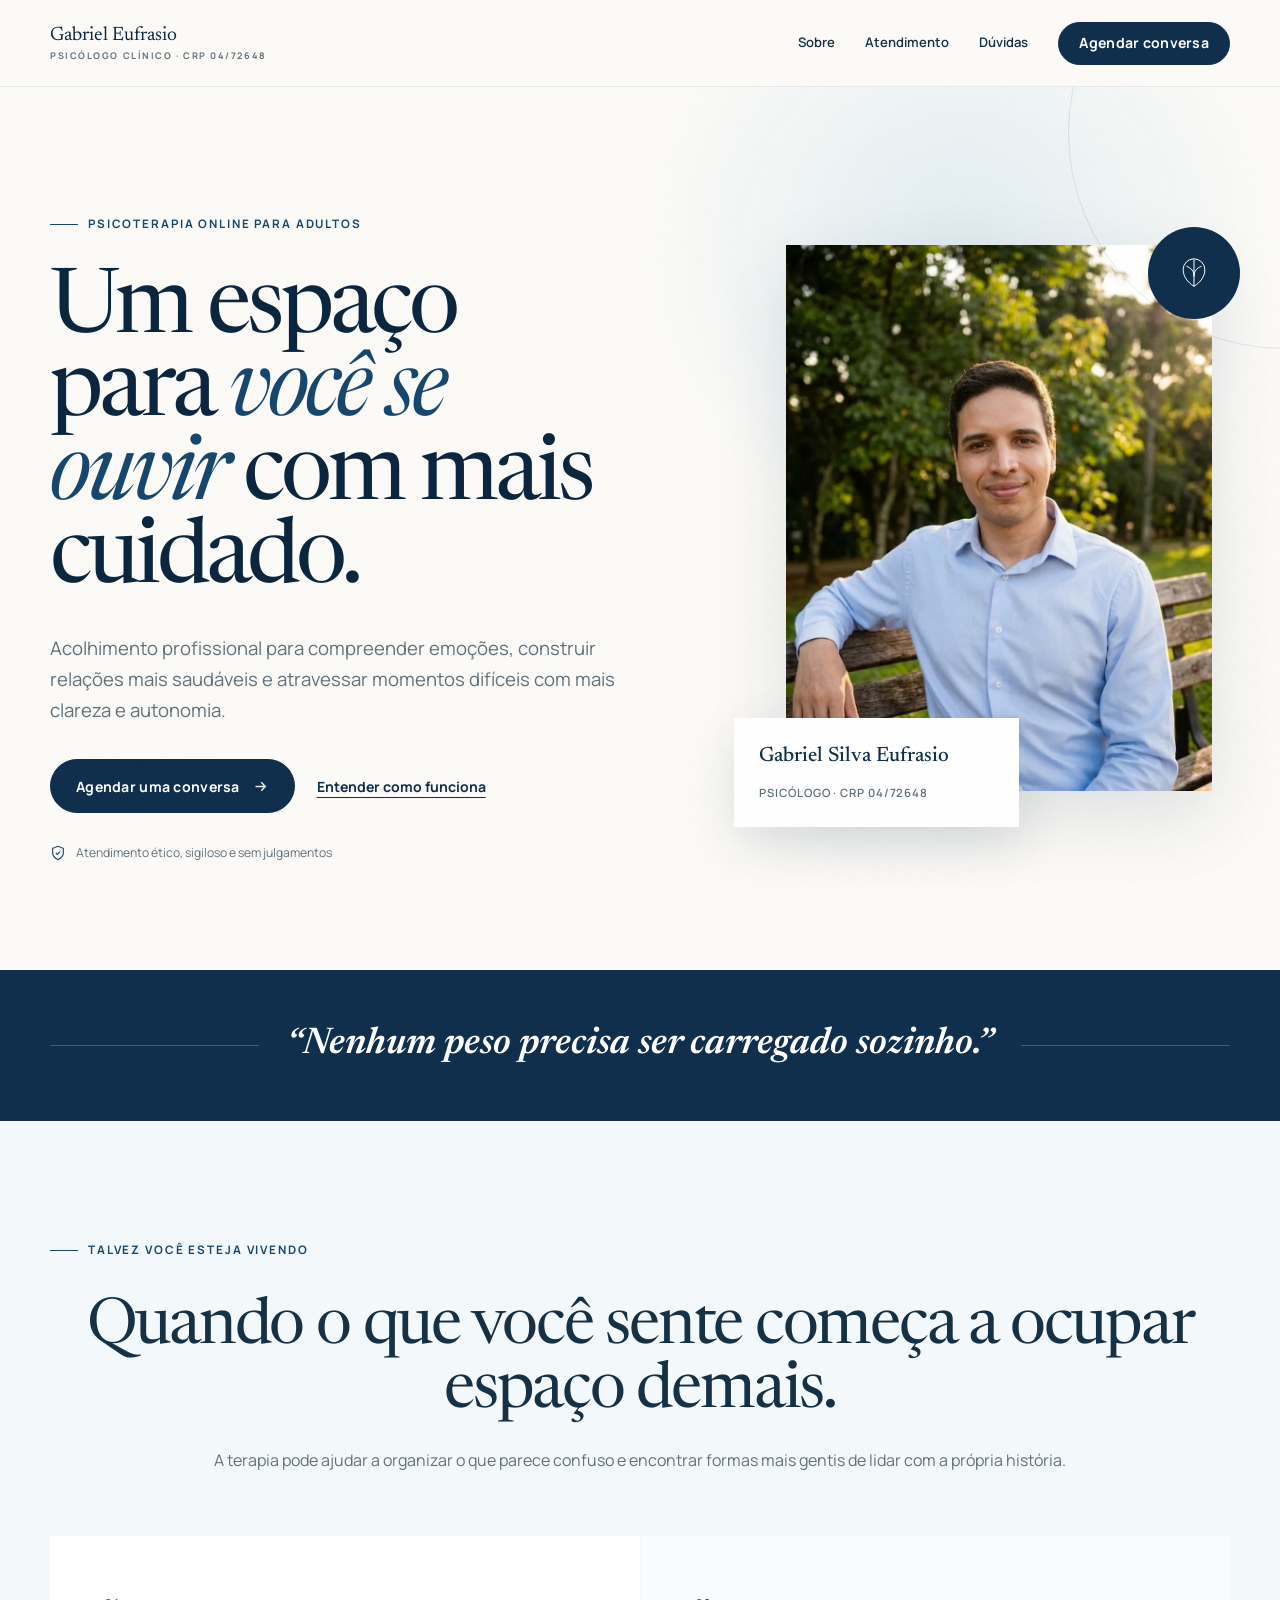
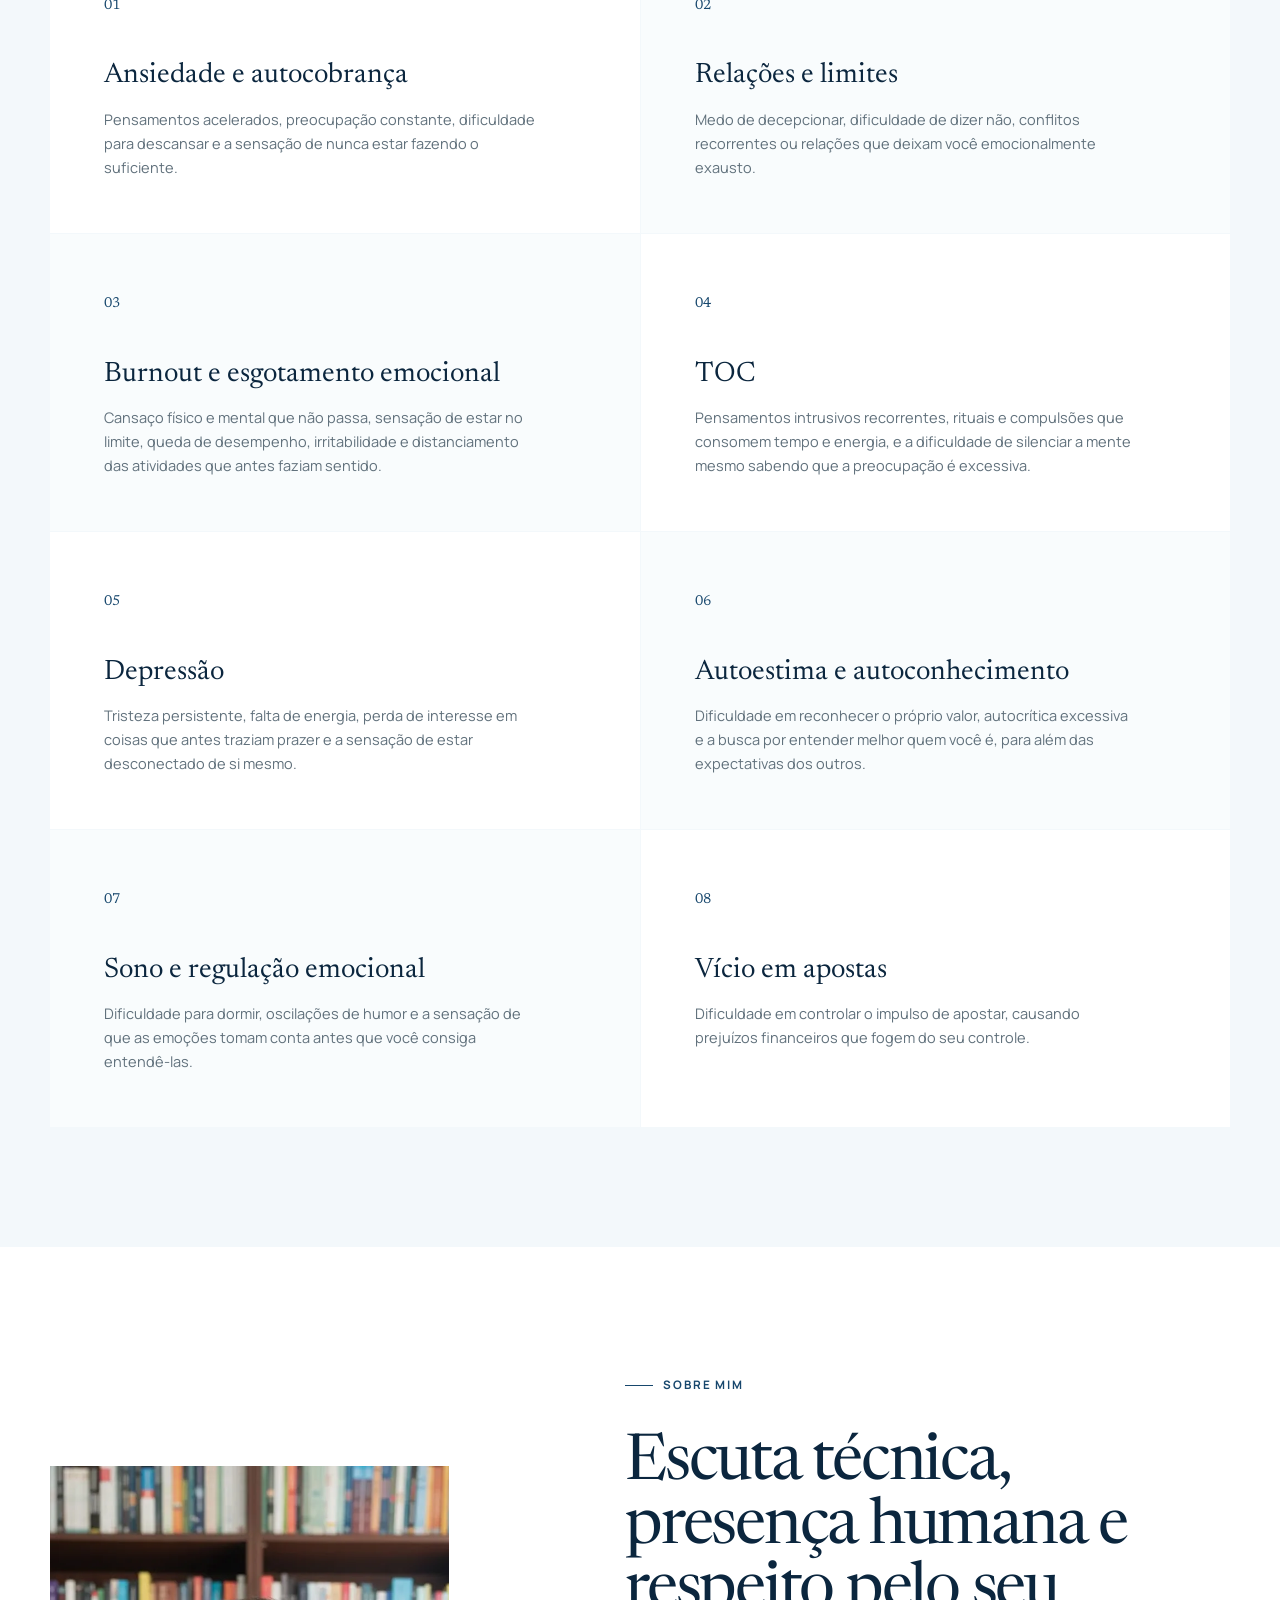
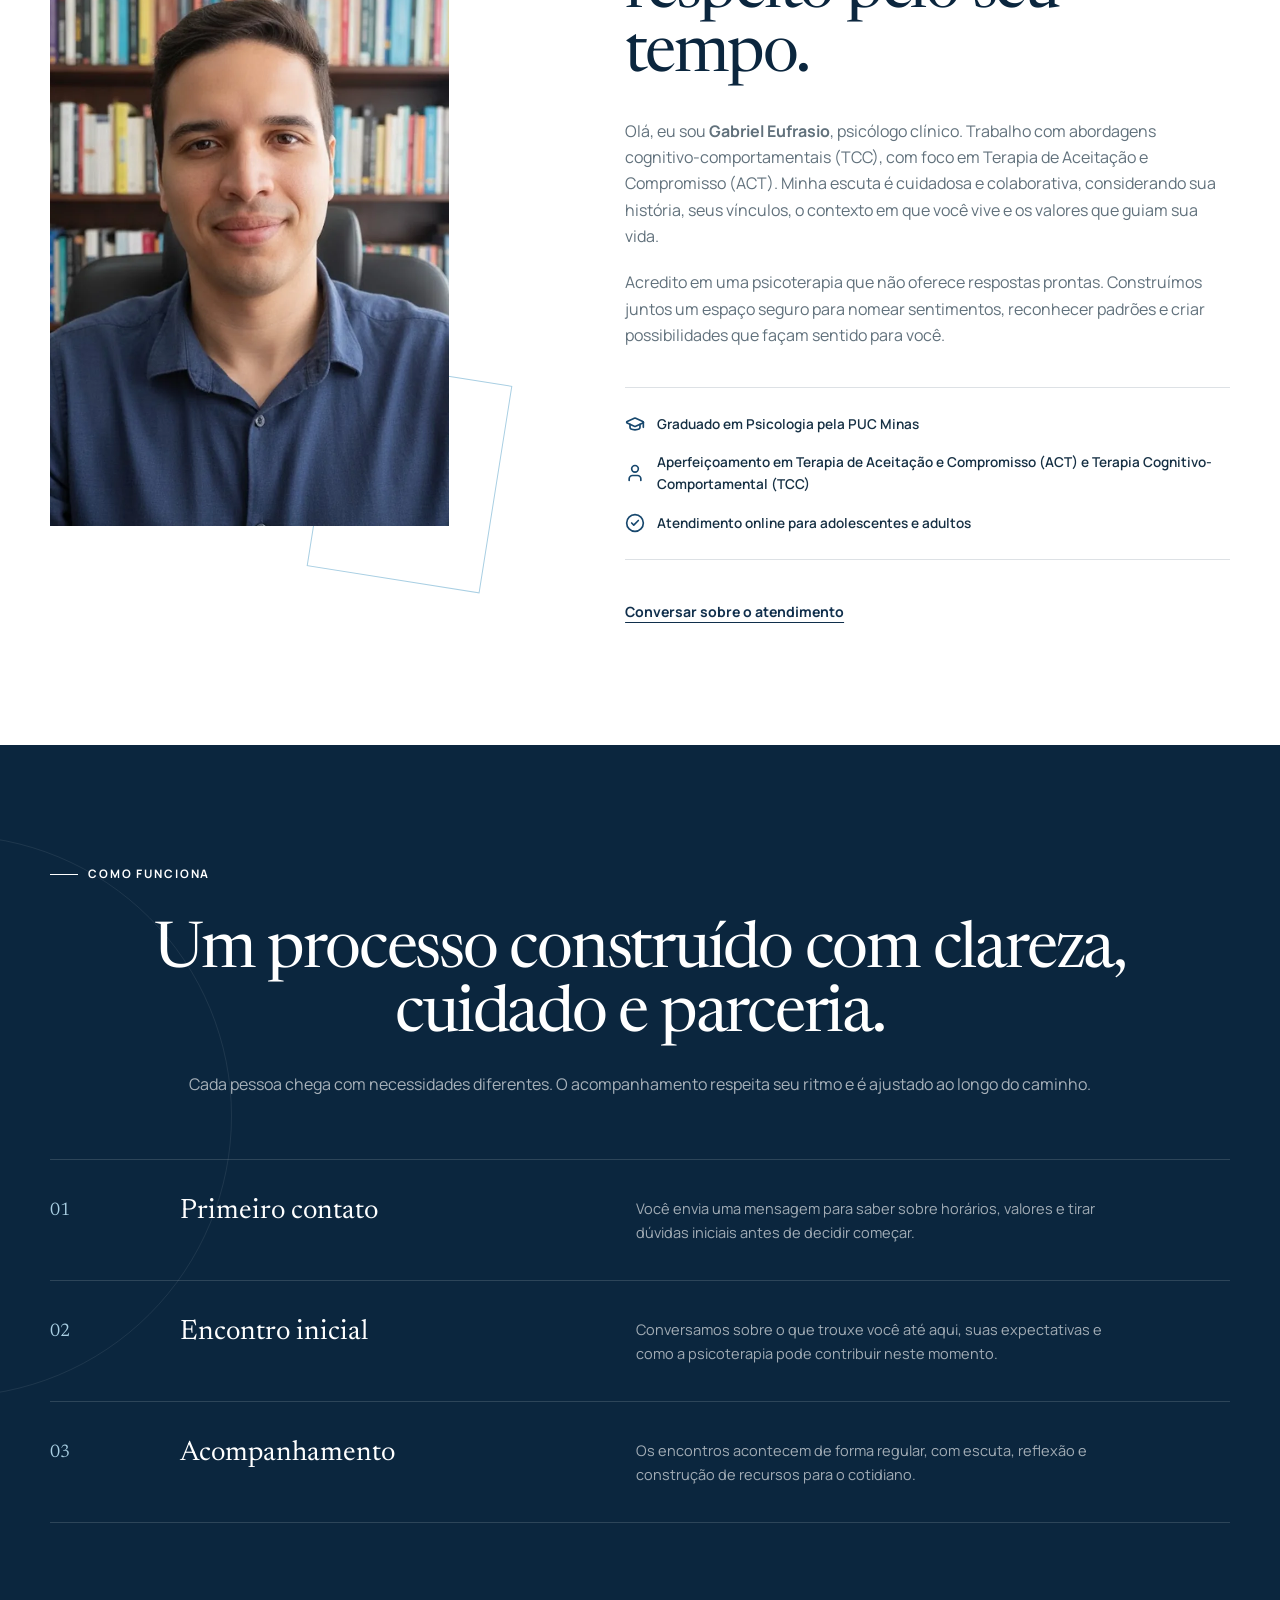
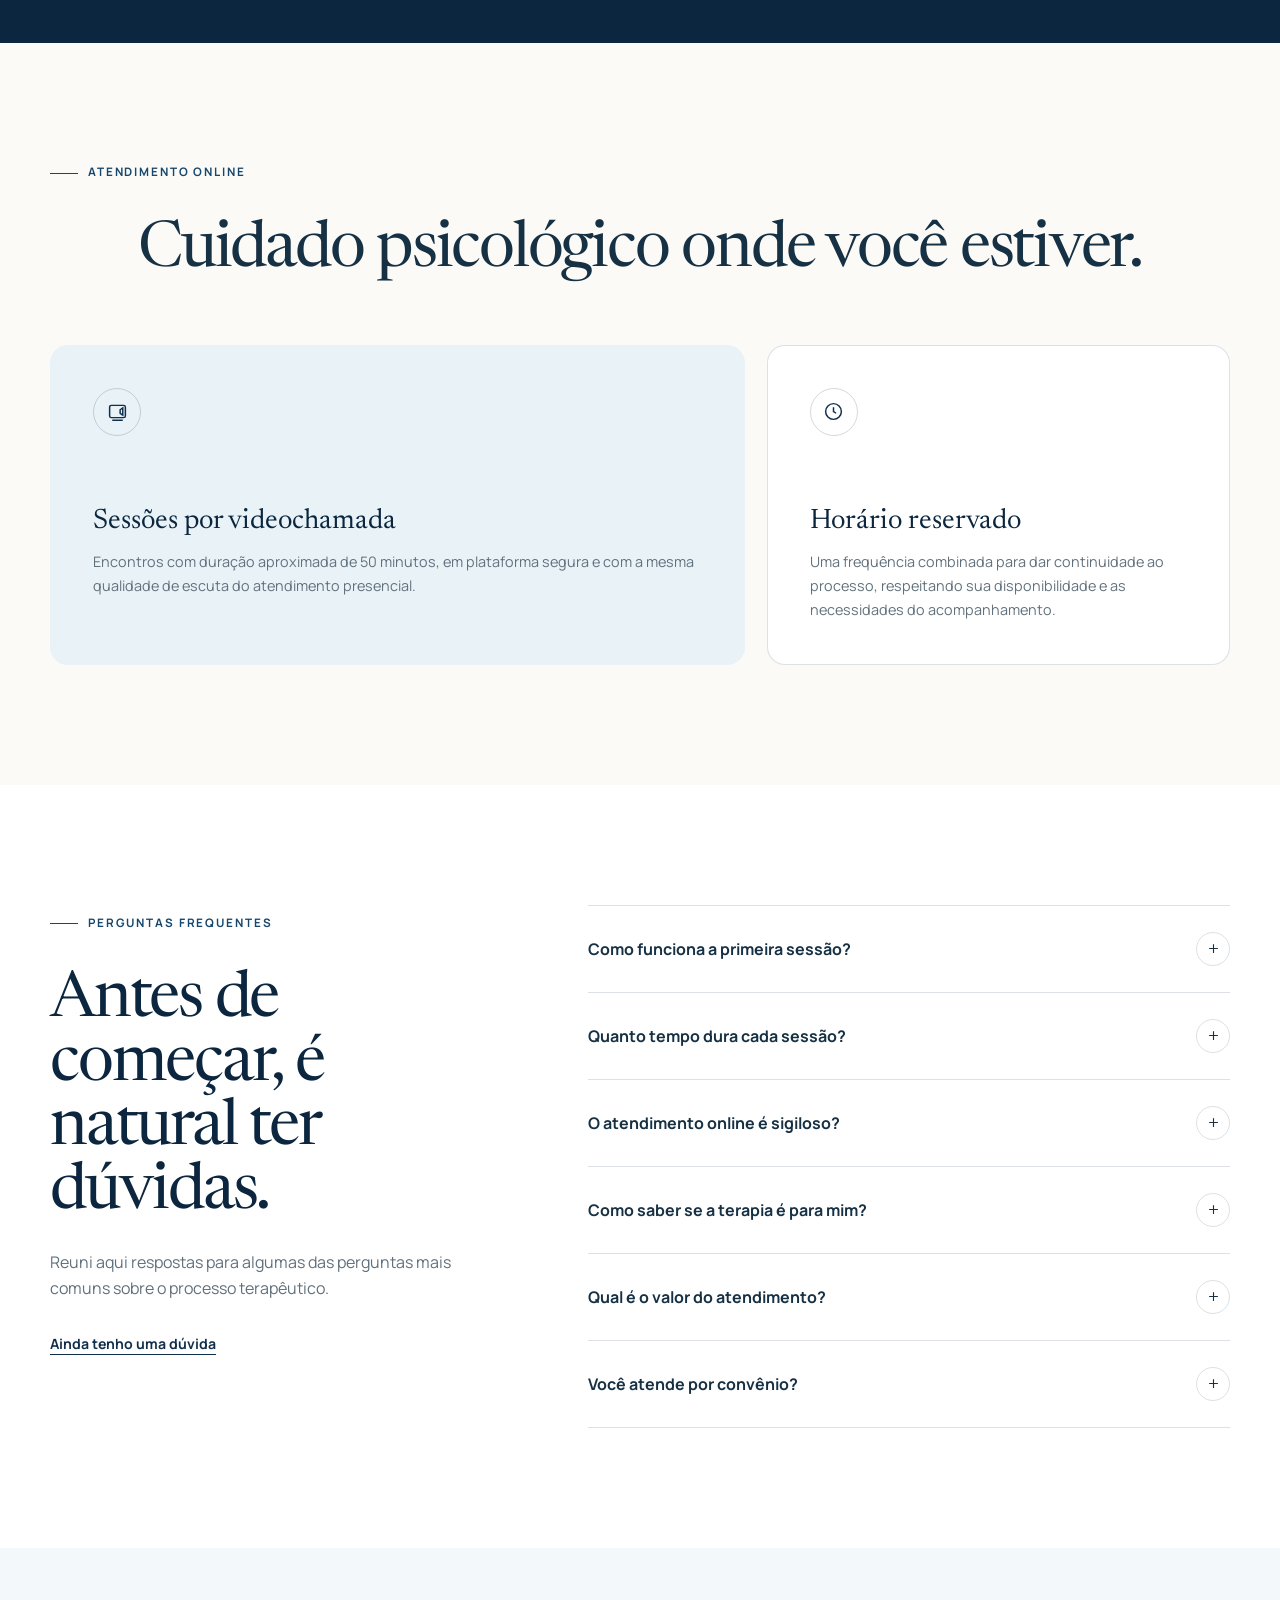
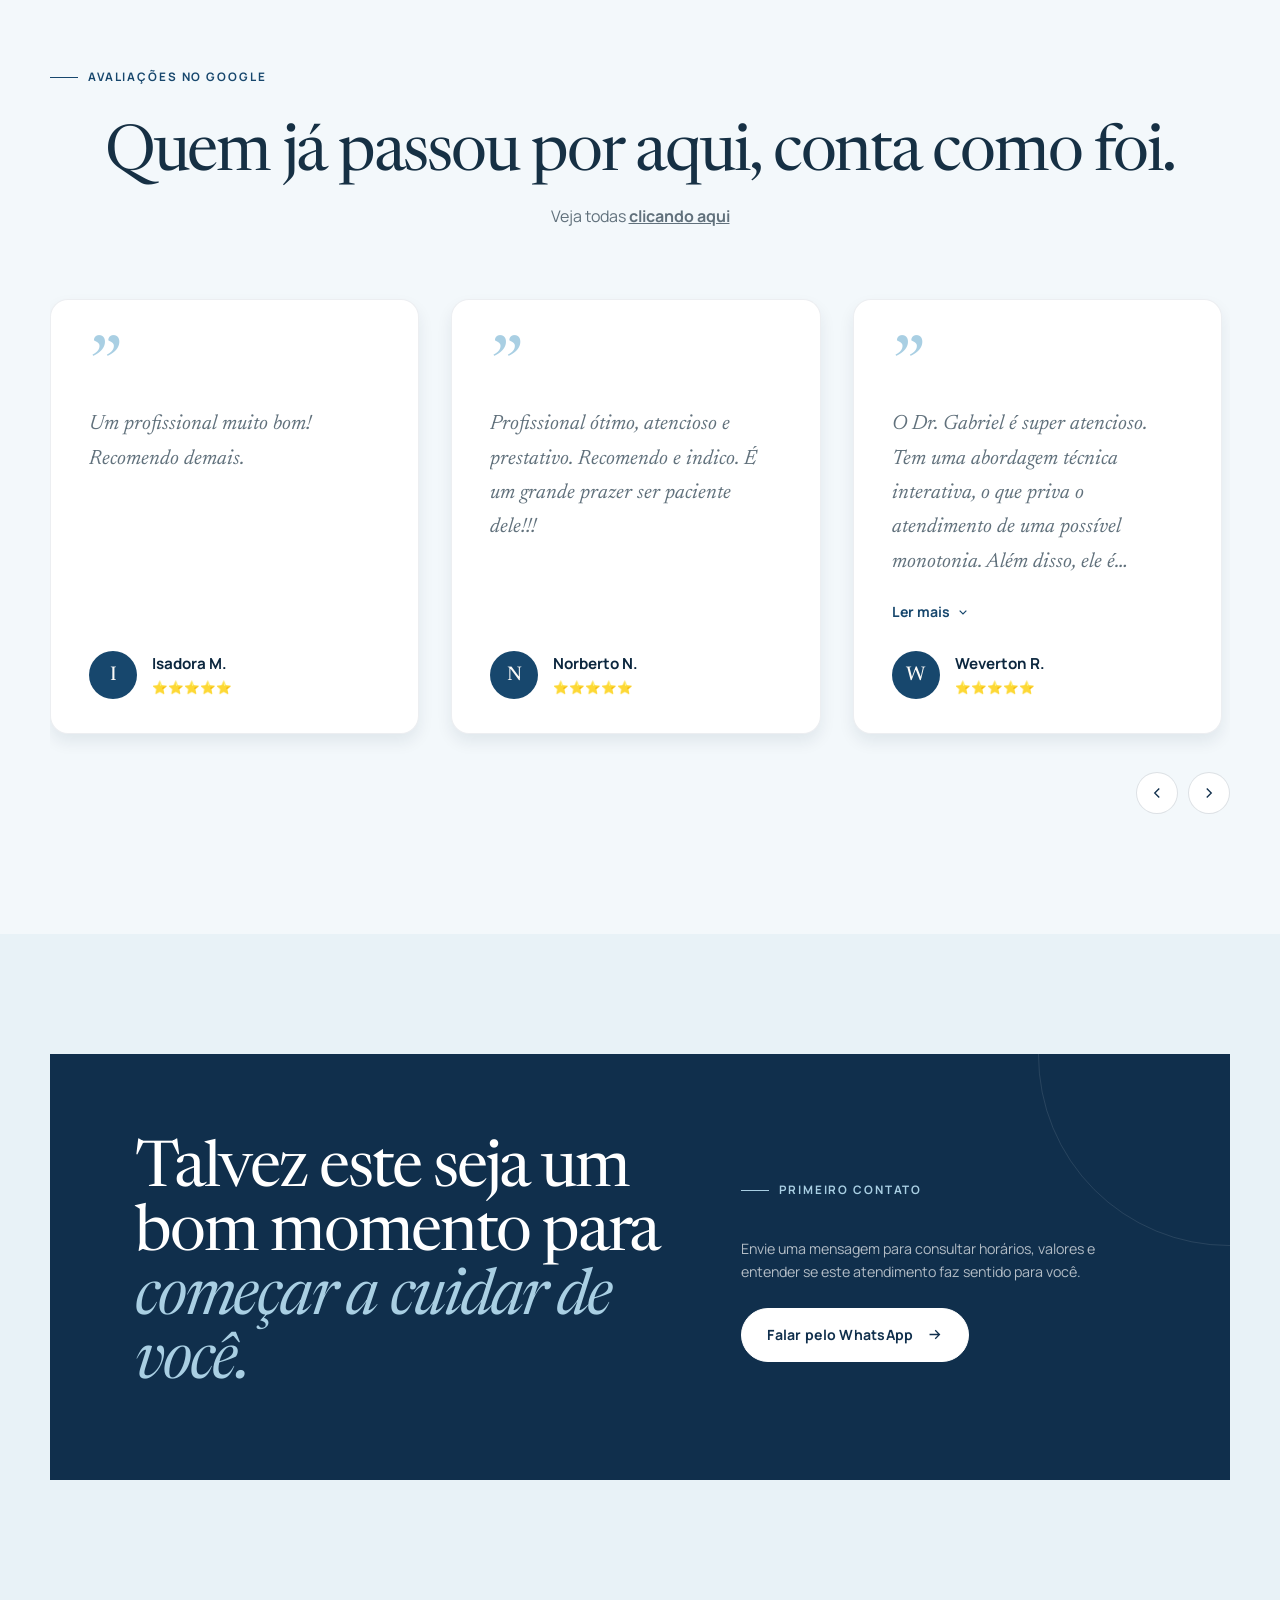
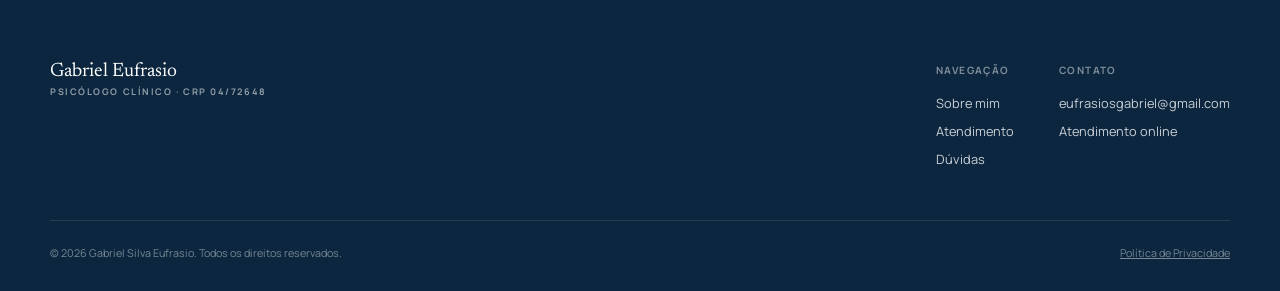
<file: index.html>
<!DOCTYPE html>
<html lang="pt-BR">
<head>
    <meta charset="UTF-8">
    <meta name="viewport" content="width=device-width, initial-scale=1.0">
    <meta name="description" content="Gabriel Eufrasio, psicólogo clínico (CRP 04/72648). Psicoterapia online para adolescentes e adultos, com abordagem TCC e ACT, em um espaço seguro, ético e acolhedor.">
    <meta name="theme-color" content="#102f4c">
    <title>Gabriel Eufrasio | Psicologia Clínica</title>
    <link rel="canonical" href="https://psicologogabrieleufrasio.com.br/">
    <meta name="robots" content="index, follow">
    <meta property="og:type" content="website">
    <meta property="og:locale" content="pt_BR">
    <meta property="og:title" content="Gabriel Eufrasio | Psicologia Clínica">
    <meta property="og:description" content="Psicoterapia online para adolescentes e adultos, com abordagem TCC e ACT, em um espaço seguro, ético e acolhedor.">
    <meta property="og:url" content="https://psicologogabrieleufrasio.com.br/">
    <meta property="og:image" content="https://psicologogabrieleufrasio.com.br/assets/images/og-image.jpg">
    <meta property="og:image:width" content="1200">
    <meta property="og:image:height" content="630">
    <meta name="twitter:card" content="summary_large_image">
    <meta name="twitter:image" content="https://psicologogabrieleufrasio.com.br/assets/images/og-image.jpg">
    <link rel="icon" href="favicon.ico" type="image/x-icon">

    <link rel="preconnect" href="https://fonts.googleapis.com">
    <link rel="preconnect" href="https://fonts.gstatic.com" crossorigin>
    <link href="https://fonts.googleapis.com/css2?family=Manrope:wght@400;500;600;700&family=Newsreader:ital,opsz,wght@0,6..72,400;0,6..72,500;1,6..72,400&display=swap" rel="stylesheet">
    
    <!-- Google tag (gtag.js) — troque AW-XXXXXXXXX pelo seu ID do Google Ads -->
    <script async src="https://www.googletagmanager.com/gtag/js?id=AW-XXXXXXXXX"></script>
    
    <link rel="stylesheet" href="css/style.css">
</head>
<body>
    <header class="site-header">
        <div class="container header-inner">
            <a class="brand" href="#inicio" aria-label="Voltar ao início">
                <span class="brand-name">Gabriel Eufrasio
                    <span class="brand-role">Psicólogo clínico · CRP 04/72648</span>
                </span>
            </a>

            <nav class="desktop-nav" aria-label="Navegação principal">
                <a href="#sobre">Sobre</a>
                <a href="#atendimento">Atendimento</a>
                <a href="#faq">Dúvidas</a>
                <a class="button header-button" href="https://wa.me/5531971646599?text=Gostaria%20de%20receber%20mais%20informa%C3%A7%C3%B5es%20sobre%20a%20terapia.">Agendar conversa</a>
            </nav>

            <button class="menu-button" type="button" aria-label="Abrir menu" aria-controls="mobile-menu" aria-expanded="false">
                <svg viewBox="0 0 24 24" fill="none" stroke="currentColor" stroke-width="1.8" aria-hidden="true">
                    <path d="M4 7h16M4 12h16M4 17h16"/>
                </svg>
            </button>
        </div>
        <nav class="mobile-menu" id="mobile-menu" aria-label="Navegação móvel">
            <a href="#sobre">Sobre</a>
            <a href="#atendimento">Atendimento</a>
            <a href="#faq">Perguntas frequentes</a>
            <a href="https://wa.me/5531971646599?text=Gostaria%20de%20receber%20mais%20informa%C3%A7%C3%B5es%20sobre%20a%20terapia.">Agendar conversa</a>
        </nav>
    </header>

    <main>
        <section class="hero" id="inicio">
            <div class="container hero-grid">
                <div class="hero-copy reveal">
                    <span class="eyebrow">Psicoterapia online para adultos</span>
                    <h1>Um espaço para <em>você se ouvir</em> com mais cuidado.</h1>
                    <p class="hero-lead">Acolhimento profissional para compreender emoções, construir relações mais saudáveis e atravessar momentos difíceis com mais clareza e autonomia.</p>
                    <div class="hero-actions">
                        <a class="button" href="https://wa.me/5531971646599?text=Gostaria%20de%20receber%20mais%20informa%C3%A7%C3%B5es%20sobre%20a%20terapia.">
                            Agendar uma conversa
                            <svg viewBox="0 0 24 24" fill="none" stroke="currentColor" stroke-width="1.8" aria-hidden="true"><path d="M5 12h14M13 6l6 6-6 6"/></svg>
                        </a>
                        <a class="text-link" href="#atendimento">Entender como funciona</a>
                    </div>
                    <p class="hero-note">
                        <svg viewBox="0 0 24 24" fill="none" stroke="currentColor" stroke-width="1.7" aria-hidden="true"><path d="M12 22s8-4 8-10V5l-8-3-8 3v7c0 6 8 10 8 10Z"/><path d="m9 12 2 2 4-4"/></svg>
                        Atendimento ético, sigiloso e sem julgamentos
                    </p>
                </div>

                <div class="hero-visual reveal" aria-label="Foto profissional">
                    <div class="photo-frame">
                        <img class="profile-photo" src="assets/images/hero.webp" alt="Retrato profissional, sorrindo, ambiente ao ar livre" width="900" height="1000" loading="eager">
                    </div>
                    <div class="visual-caption">
                        <strong>Gabriel Silva Eufrasio</strong>
                        <span>Psicólogo · CRP 04/72648</span>
                    </div>
                    <div class="floating-mark" aria-hidden="true">
                        <svg viewBox="0 0 48 48" fill="none" stroke="currentColor" stroke-width="1.2"><path d="M24 40c8-5 13-12 13-20A13 13 0 0 0 11 20c0 8 5 15 13 20Z"/><path d="M24 8v32M15 16c6 2 9 6 9 12M33 16c-6 2-9 6-9 12"/></svg>
                    </div>
                </div>
            </div>
        </section>

        <section class="intro-strip" aria-label="Mensagem de acolhimento">
            <div class="container intro-strip-grid">
                <span class="strip-line"></span>
                <p class="quote">“Nenhum peso precisa ser carregado sozinho.”</p>
                <span class="strip-line"></span>
            </div>
        </section>

        <section class="section concerns" id="atendimento">
            <div class="container">
                <div class="section-heading reveal">
                    <span class="eyebrow">Talvez você esteja vivendo</span>
                    <h2>Quando o que você sente começa a ocupar espaço demais.</h2>
                    <p>A terapia pode ajudar a organizar o que parece confuso e encontrar formas mais gentis de lidar com a própria história.</p>
                </div>

                <div class="concerns-grid reveal">
                    <article class="concern-card">
                        <span class="concern-number">01</span>
                        <h3>Ansiedade e autocobrança</h3>
                        <p>Pensamentos acelerados, preocupação constante, dificuldade para descansar e a sensação de nunca estar fazendo o suficiente.</p>
                    </article>
                    <article class="concern-card">
                        <span class="concern-number">02</span>
                        <h3>Relações e limites</h3>
                        <p>Medo de decepcionar, dificuldade de dizer não, conflitos recorrentes ou relações que deixam você emocionalmente exausto.</p>
                    </article>
                    <article class="concern-card">
                        <span class="concern-number">03</span>
                        <h3>Burnout e esgotamento emocional</h3>
                        <p>Cansaço físico e mental que não passa, sensação de estar no limite, queda de desempenho, irritabilidade e distanciamento das atividades que antes faziam sentido.</p>
                    </article>
                    <article class="concern-card">
                        <span class="concern-number">04</span>
                        <h3>TOC</h3>
                        <p>Pensamentos intrusivos recorrentes, rituais e compulsões que consomem tempo e energia, e a dificuldade de silenciar a mente mesmo sabendo que a preocupação é excessiva.</p>
                    </article>
                    <article class="concern-card">
                        <span class="concern-number">05</span>
                        <h3>Depressão</h3>
                        <p>Tristeza persistente, falta de energia, perda de interesse em coisas que antes traziam prazer e a sensação de estar desconectado de si mesmo.</p>
                    </article>
                    <article class="concern-card">
                        <span class="concern-number">06</span>
                        <h3>Autoestima e autoconhecimento</h3>
                        <p>Dificuldade em reconhecer o próprio valor, autocrítica excessiva e a busca por entender melhor quem você é, para além das expectativas dos outros.</p>
                    </article>
                    <article class="concern-card">
                        <span class="concern-number">07</span>
                        <h3>Sono e regulação emocional</h3>
                        <p>Dificuldade para dormir, oscilações de humor e a sensação de que as emoções tomam conta antes que você consiga entendê-las.</p>
                    </article>
                    <article class="concern-card">
                        <span class="concern-number">08</span>
                        <h3>Vício em apostas</h3>
                        <p>Dificuldade em controlar o impulso de apostar, causando prejuízos financeiros que fogem do seu controle.</p>
                    </article>
                </div>
            </div>
        </section>

        <section class="section about" id="sobre">
            <div class="container about-grid">
                <div class="about-visual reveal" aria-label="Segunda foto profissional">
                    <div class="about-photo">
                        <img class="profile-photo" src="assets/images/sobre.webp" alt="Retrato profissional em frente a uma estante de livros" width="900" height="1200" loading="lazy">
                    </div>
                    <span class="about-shape" aria-hidden="true"></span>
                </div>

                <div class="about-copy reveal">
                    <span class="eyebrow">Sobre mim</span>
                    <h2>Escuta técnica, presença humana e respeito pelo seu tempo.</h2>
                    <p>Olá, eu sou <strong>Gabriel Eufrasio</strong>, psicólogo clínico. Trabalho com abordagens cognitivo-comportamentais (TCC), com foco em Terapia de Aceitação e Compromisso (ACT). Minha escuta é cuidadosa e colaborativa, considerando sua história, seus vínculos, o contexto em que você vive e os valores que guiam sua vida.</p>
                    <p>Acredito em uma psicoterapia que não oferece respostas prontas. Construímos juntos um espaço seguro para nomear sentimentos, reconhecer padrões e criar possibilidades que façam sentido para você.</p>

                    <div class="credential-list" aria-label="Formação profissional">
                        <div class="credential-item">
                <img
                  src="/assets/icons/school.svg" width="20" height="20"
                  alt="Ícone de chapéu da graduação"
                />
                Graduado em Psicologia pela PUC Minas
              </div>
              <div class="credential-item">
                <img
                  src="/assets/icons/person.svg" width="20" height="20"
                  alt="Ícone de pessoa"
                />
                Aperfeiçoamento em Terapia de Aceitação e Compromisso (ACT) e
                Terapia Cognitivo-Comportamental (TCC)
              </div>
              <div class="credential-item">
                <img
                  src="/assets/icons/check-circle.svg" width="20" height="20"
                  alt="Ícone de círculo com check"
                />
                Atendimento online para adolescentes e adultos
              </div>
            </div>

                    <a class="text-link" href="https://wa.me/5531971646599?text=Gostaria%20de%20receber%20mais%20informa%C3%A7%C3%B5es%20sobre%20a%20terapia.">Conversar sobre o atendimento</a>
                </div>
            </div>
        </section>

        <section class="section approach">
            <div class="container">
                <div class="section-heading reveal">
                    <span class="eyebrow">Como funciona</span>
                    <h2>Um processo construído com clareza, cuidado e parceria.</h2>
                    <p>Cada pessoa chega com necessidades diferentes. O acompanhamento respeita seu ritmo e é ajustado ao longo do caminho.</p>
                </div>

                <div class="steps reveal">
                    <article class="step">
                        <span class="step-number">01</span>
                        <h3>Primeiro contato</h3>
                        <p>Você envia uma mensagem para saber sobre horários, valores e tirar dúvidas iniciais antes de decidir começar.</p>
                    </article>
                    <article class="step">
                        <span class="step-number">02</span>
                        <h3>Encontro inicial</h3>
                        <p>Conversamos sobre o que trouxe você até aqui, suas expectativas e como a psicoterapia pode contribuir neste momento.</p>
                    </article>
                    <article class="step">
                        <span class="step-number">03</span>
                        <h3>Acompanhamento</h3>
                        <p>Os encontros acontecem de forma regular, com escuta, reflexão e construção de recursos para o cotidiano.</p>
                    </article>
                </div>
            </div>
        </section>

        <section class="section details">
            <div class="container">
                <div class="section-heading reveal">
                    <span class="eyebrow">Atendimento online</span>
                    <h2>Cuidado psicológico onde você estiver.</h2>
                </div>

                <div class="details-grid reveal">
                    <article class="detail-card">
                        <span class="detail-icon">
                            <svg viewBox="0 0 24 24" fill="none" stroke="currentColor" stroke-width="1.7" aria-hidden="true"><rect x="3" y="5" width="18" height="14" rx="2"/><path d="m15 10 3-2v8l-3-2v-4Z"/><path d="M6 22h12"/></svg>
                        </span>
                        <h3>Sessões por videochamada</h3>
                        <p>Encontros com duração aproximada de 50 minutos, em plataforma segura e com a mesma qualidade de escuta do atendimento presencial.</p>
                    </article>
                    <article class="detail-card">
                        <span class="detail-icon">
                            <svg viewBox="0 0 24 24" fill="none" stroke="currentColor" stroke-width="1.7" aria-hidden="true"><circle cx="12" cy="12" r="9"/><path d="M12 7v5l3 2"/></svg>
                        </span>
                        <h3>Horário reservado</h3>
                        <p>Uma frequência combinada para dar continuidade ao processo, respeitando sua disponibilidade e as necessidades do acompanhamento.</p>
                    </article>
                </div>
            </div>
        </section>

        <section class="section faq" id="faq">
            <div class="container faq-grid">
                <div class="faq-intro reveal">
                    <span class="eyebrow">Perguntas frequentes</span>
                    <h2>Antes de começar, é natural ter dúvidas.</h2>
                    <p>Reuni aqui respostas para algumas das perguntas mais comuns sobre o processo terapêutico.</p>
                    <a class="text-link" href="https://wa.me/5531971646599?text=Gostaria%20de%20receber%20mais%20informa%C3%A7%C3%B5es%20sobre%20a%20terapia.">Ainda tenho uma dúvida</a>
                </div>

                <div class="faq-list reveal">
                    <article class="faq-item !is-open">
                        <button class="faq-question" type="button" aria-expanded="false">
                            Como funciona a primeira sessão?
                            <span class="faq-toggle"><svg viewBox="0 0 24 24" fill="none" stroke="currentColor" stroke-width="1.8" aria-hidden="true"><path d="M12 5v14M5 12h14"/></svg></span>
                        </button>
                        <div class="faq-answer"><div><p>É um primeiro encontro para conhecermos o motivo da sua busca, suas expectativas e o momento que você está vivendo. Também explico como trabalho e combinamos os próximos passos com tranquilidade.</p></div></div>
                    </article>
                    <article class="faq-item">
                        <button class="faq-question" type="button" aria-expanded="false">
                            Quanto tempo dura cada sessão?
                            <span class="faq-toggle"><svg viewBox="0 0 24 24" fill="none" stroke="currentColor" stroke-width="1.8" aria-hidden="true"><path d="M12 5v14M5 12h14"/></svg></span>
                        </button>
                        <div class="faq-answer"><div><p>Em geral, cada sessão dura cerca de 50 minutos. A frequência costuma ser semanal, mas pode ser ajustada de acordo com a avaliação clínica e as possibilidades de cada pessoa.</p></div></div>
                    </article>
                    <article class="faq-item">
                        <button class="faq-question" type="button" aria-expanded="false">
                            O atendimento online é sigiloso?
                            <span class="faq-toggle"><svg viewBox="0 0 24 24" fill="none" stroke="currentColor" stroke-width="1.8" aria-hidden="true"><path d="M12 5v14M5 12h14"/></svg></span>
                        </button>
                        <div class="faq-answer"><div><p>Sim. O atendimento psicológico segue os mesmos princípios éticos e de confidencialidade do atendimento presencial. Recomenda-se que você esteja em um ambiente privado e use uma conexão estável.</p></div></div>
                    </article>
                    <article class="faq-item">
                        <button class="faq-question" type="button" aria-expanded="false">
                            Como saber se a terapia é para mim?
                            <span class="faq-toggle"><svg viewBox="0 0 24 24" fill="none" stroke="currentColor" stroke-width="1.8" aria-hidden="true"><path d="M12 5v14M5 12h14"/></svg></span>
                        </button>
                        <div class="faq-answer"><div><p>Você não precisa esperar uma crise para procurar terapia. O processo pode ajudar tanto em momentos de sofrimento quanto no desejo de se conhecer melhor e construir novas formas de viver e se relacionar.</p></div></div>
                    </article>
                    <article class="faq-item">
                        <button class="faq-question" type="button" aria-expanded="false">
                            Qual é o valor do atendimento?
                            <span class="faq-toggle"><svg viewBox="0 0 24 24" fill="none" stroke="currentColor" stroke-width="1.8" aria-hidden="true"><path d="M12 5v14M5 12h14"/></svg></span>
                        </button>
                        <div class="faq-answer"><div><p>Os valores e as formas de pagamento são informados no primeiro contato. Assim, você pode esclarecer tudo antes de agendar e avaliar se o atendimento cabe no seu momento atual.</p></div></div>
                    </article>
                    <article class="faq-item">
                        <button class="faq-question" type="button" aria-expanded="false">
                            Você atende por convênio?
                            <span class="faq-toggle"><svg viewBox="0 0 24 24" fill="none" stroke="currentColor" stroke-width="1.8" aria-hidden="true"><path d="M12 5v14M5 12h14"/></svg></span>
                        </button>
                        <div class="faq-answer"><div><p>Não atendo por convênio, mas emito recibo para todas as sessões. Muitos planos de saúde oferecem reembolso parcial ou integral para atendimentos particulares. Vale a pena consultar as condições do seu convênio.</p></div></div>
                    </article>
                </div>
            </div>
        </section>

        <section class="section reviews" id="avaliacoes">
            <div class="container">
                <div class="section-heading reveal">
                    <span class="eyebrow">Avaliações no Google</span>
                    <h2>Quem já passou por aqui, conta como foi.</h2>
                    <p style="text-align: center; color: #61717c; max-width: none; margin-top: 16px;">Veja todas <strong><a href="https://share.google/VbZHrisqjqHYNuSsj">clicando aqui</a></strong></p>
                </div>

                <div class="reviews-carousel">
                    <div class="reviews-grid reveal" id="reviews-carousel" aria-live="polite">
                    <article class="review-card">
                        <span class="review-quote" aria-hidden="true">”</span>
                        <p class="review-text">Um profissional muito bom! Recomendo demais.</p>
                        <div class="review-author">
                            <div class="review-avatar">I</div>
                            <div>
                                <div class="review-name">Isadora M.</div>
                                <div class="review-time">⭐​⭐​⭐​⭐​⭐​</div>
                            </div>
                        </div>
                    </article>
                    <article class="review-card">
                        <span class="review-quote" aria-hidden="true">”</span>
                        <p class="review-text">Profissional ótimo, atencioso e prestativo. Recomendo e indico. É um grande prazer ser paciente dele!!!</p>
                        <div class="review-author">
                            <div class="review-avatar">N</div>
                            <div>
                                <div class="review-name">Norberto N.</div>
                                <div class="review-time">⭐​⭐​⭐​⭐​⭐​</div>
                            </div>
                        </div>
                    </article>
                    <article class="review-card">
                        <span class="review-quote" aria-hidden="true">”</span>
                        <p class="review-text">O Dr. Gabriel é super atencioso. Tem uma abordagem técnica interativa, o que priva o atendimento de uma possível monotonia. Além disso, ele é bastante solícito, faz questão de se disponibilizar a qualquer hora pelo WhatsApp para momentos de desabafos, para tirar dúvidas e etc.</p>
                        <button class="review-more" type="button" aria-expanded="false">
                            Ler mais
                            <svg viewBox="0 0 24 24" fill="none" stroke="currentColor" stroke-width="1.8" aria-hidden="true">
                                <path d="m7 10 5 5 5-5"/>
                            </svg>
                        </button>
                        <div class="review-author">
                            <div class="review-avatar">W</div>
                            <div>
                                <div class="review-name">Weverton R.</div>
                                <div class="review-time">⭐​⭐​⭐​⭐​⭐​</div>
                            </div>
                        </div>
                    </article>
                    <article class="review-card">
                        <span class="review-quote" aria-hidden="true">”</span>
                        <p class="review-text">Gabriel é um excelente profissional, demasiadamente atencioso e muito competente no exercício de seu ofício. Recomendaria ele mil vezes a qualquer um que busque ajuda psicológica, brilhante em sua abordagem.</p>
                        <button class="review-more" type="button" aria-expanded="false">
                            Ler mais
                            <svg viewBox="0 0 24 24" fill="none" stroke="currentColor" stroke-width="1.8" aria-hidden="true">
                                <path d="m7 10 5 5 5-5"/>
                            </svg>
                        </button>
                        <div class="review-author">
                            <div class="review-avatar">P</div>
                            <div>
                                <div class="review-name">Pedro B.</div>
                                <div class="review-time">⭐​⭐​⭐​⭐​⭐​</div>
                            </div>
                        </div>
                    </article>
                    <article class="review-card">
                        <span class="review-quote" aria-hidden="true">”</span>
                        <p class="review-text">Muito bom!! Ótima sessão... e ótima metodologia de trabalho.</p>
                        <div class="review-author">
                            <div class="review-avatar">R</div>
                            <div>
                                <div class="review-name">Rafael F.</div>
                                <div class="review-time">⭐​⭐​⭐​⭐​⭐​</div>
                            </div>
                        </div>
                    </article>
                    </div>
                    <div class="reviews-controls" aria-label="Controles das avaliações">
                        <button class="reviews-control" type="button" id="reviews-prev" aria-label="Avaliação anterior">
                            <svg viewBox="0 0 24 24" fill="none" stroke="currentColor" stroke-width="1.8" aria-hidden="true">
                                <path d="m15 18-6-6 6-6"/>
                            </svg>
                        </button>
                        <button class="reviews-control" type="button" id="reviews-next" aria-label="Próxima avaliação">
                            <svg viewBox="0 0 24 24" fill="none" stroke="currentColor" stroke-width="1.8" aria-hidden="true">
                                <path d="m9 18 6-6-6-6"/>
                            </svg>
                        </button>
                    </div>
                </div>
            </div>
        </section>

        <section class="contact" id="contato">
            <div class="container">
                <div class="contact-card reveal">
                    <h2>Talvez este seja um bom momento para <em>começar a cuidar de você.</em></h2>
                    <div class="contact-info">
                        <div class="eyebrow"><div class="first-contact">Primeiro contato</div></div>
                        <p>Envie uma mensagem para consultar horários, valores e entender se este atendimento faz sentido para você.</p>
                        <a class="button button-light" href="https://wa.me/5531971646599?text=Gostaria%20de%20receber%20mais%20informa%C3%A7%C3%B5es%20sobre%20a%20terapia." target="_blank" rel="noopener noreferrer">
                            Falar pelo WhatsApp
                            <svg viewBox="0 0 24 24" fill="none" stroke="currentColor" stroke-width="1.8" aria-hidden="true"><path d="M5 12h14M13 6l6 6-6 6"/></svg>
                        </a>
                    </div>
                </div>
            </div>
        </section>
    </main>

    <footer class="footer">
        <div class="container">
            <div class="footer-main">
                <a class="brand" href="#inicio" aria-label="Voltar ao início">
                    <span class="brand-name">Gabriel Eufrasio
                        <span class="brand-role">Psicólogo clínico · CRP 04/72648</span>
                    </span>
                </a>
                <div class="footer-column">
                    <strong>Navegação</strong>
                    <a href="#sobre">Sobre mim</a>
                    <a href="#atendimento">Atendimento</a>
                    <a href="#faq">Dúvidas</a>
                </div>
                <div class="footer-column">
                    <strong>Contato</strong>
                    <span>eufrasiosgabriel@gmail.com</span>
                    <span>Atendimento online</span>
                </div>
            </div>
            <div class="footer-bottom">
                <span>© <span id="current-year"></span> Gabriel Silva Eufrasio. Todos os direitos reservados.</span>
                <a href="privacidade.html">Política de Privacidade</a>
            </div>
        </div>
    </footer>
    <a
        class="whatsapp-float"
        href="https://wa.me/5531971646599?text=Gostaria%20de%20receber%20mais%20informa%C3%A7%C3%B5es%20sobre%20a%20terapia."
        target="_blank"
        rel="noopener noreferrer"
        aria-label="Falar pelo WhatsApp"
        onclick="if (typeof gtag === 'function') { gtag('event', 'conversion', {'send_to': 'AW-XXXXXXXXX/YYYYYYYYYY'}); }"
    >
        <svg viewBox="0 0 24 24" width="28" height="28" fill="#ffffff" aria-hidden="true">
            <path d="M12.04 2C6.58 2 2.13 6.45 2.13 11.91c0 1.75.46 3.46 1.32 4.96L2 22l5.25-1.38a9.9 9.9 0 0 0 4.79 1.22h.01c5.46 0 9.9-4.45 9.9-9.91 0-2.65-1.03-5.14-2.9-7.01A9.82 9.82 0 0 0 12.04 2Zm5.8 14.14c-.24.68-1.4 1.3-1.93 1.37-.5.08-1.1.11-1.78-.11a16 16 0 0 1-1.6-.6c-2.83-1.22-4.68-4.08-4.82-4.27-.14-.19-1.15-1.53-1.15-2.92 0-1.4.73-2.08 1-2.36.24-.27.55-.34.73-.34h.53c.17 0 .4-.06.62.48.24.58.8 2 .87 2.15.07.15.12.32.02.51-.1.19-.15.31-.3.48-.15.17-.31.38-.44.51-.15.15-.3.31-.13.6.17.29.76 1.26 1.64 2.04 1.13 1 2.08 1.32 2.37 1.47.29.15.46.13.63-.08.17-.2.72-.84.91-1.13.19-.29.38-.24.63-.14.26.1 1.64.77 1.92.91.29.15.48.22.55.34.07.13.07.72-.17 1.4Z"/>
        </svg>
    </a>

    
    <script src="js/script.js"></script>
</body>
</html>
</file>
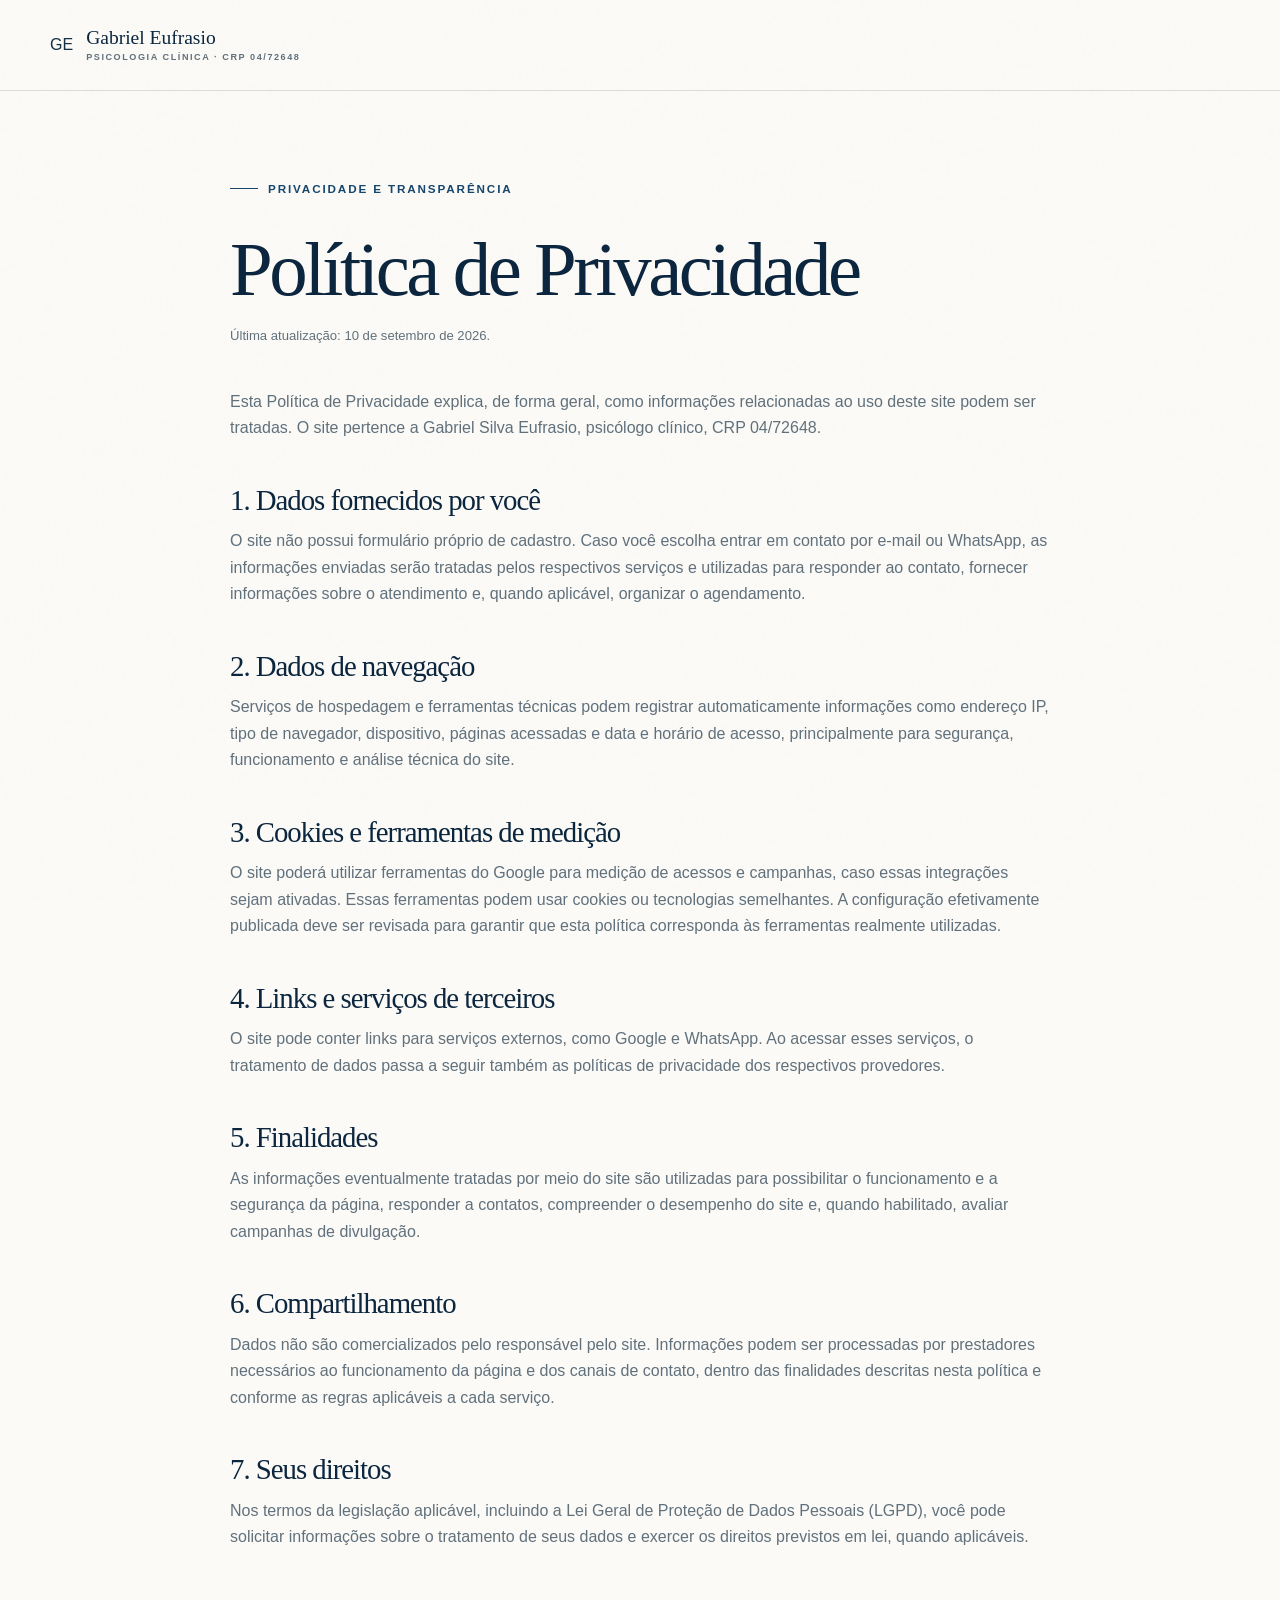
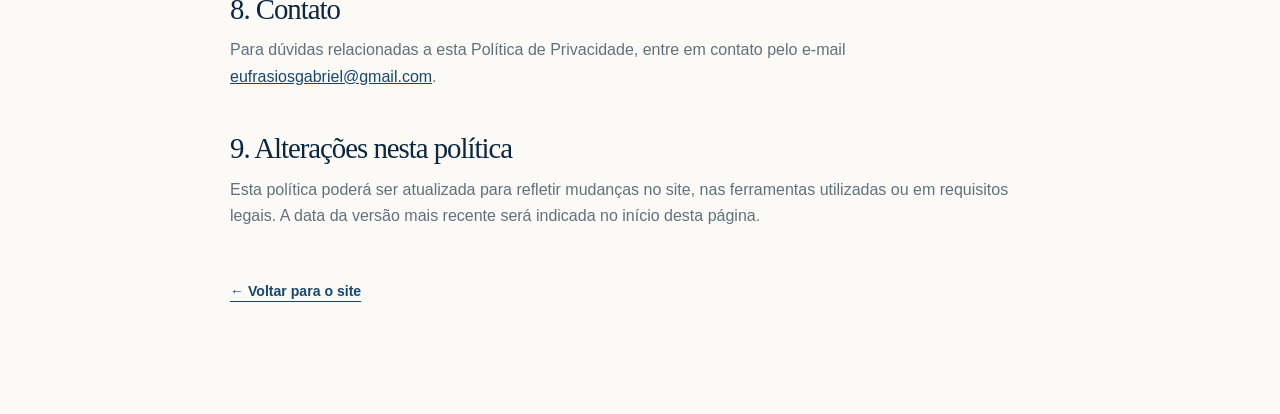
<file: privacidade.html>
<!DOCTYPE html>
<html lang="pt-BR">
<head>
<meta charset="UTF-8">
<meta name="viewport" content="width=device-width, initial-scale=1.0">
<title>Política de Privacidade | Gabriel Eufrasio</title>
<meta name="description" content="Política de Privacidade do site de Gabriel Eufrasio, psicólogo clínico.">
<meta name="robots" content="index, follow">
<link rel="canonical" href="https://psicologogabrieleufrasio.com.br/privacidade.html">
<link rel="icon" href="favicon.svg" type="image/svg+xml">
<link rel="stylesheet" href="css/style.css">
<style>
.privacy-page{background:var(--warm-white);min-height:100vh}
.privacy-header{padding:28px 0;border-bottom:1px solid var(--line)}
.privacy-content{max-width:820px;padding:80px 0 110px}
.privacy-content h1{color:var(--navy-950);font-size:clamp(2.7rem,6vw,4.8rem);margin-bottom:20px}
.privacy-content h2{color:var(--navy-950);font-size:1.8rem;margin:44px 0 14px}
.privacy-content p,.privacy-content li{color:var(--muted)}
.privacy-content a{color:var(--navy-800)}
.privacy-updated{font-size:.82rem;margin-bottom:42px}
</style>
</head>
<body class="privacy-page">
<header class="privacy-header"><div class="container">
<a class="brand" href="index.html" aria-label="Voltar para a página inicial">
<span class="brand-mark">GE</span>
<span class="brand-name">Gabriel Eufrasio<span class="brand-role">Psicologia clínica · CRP 04/72648</span></span>
</a></div></header>
<main class="container privacy-content">
<span class="eyebrow">Privacidade e transparência</span>
<h1>Política de Privacidade</h1>
<p class="privacy-updated">Última atualização: 10 de setembro de 2026.</p>
<p>Esta Política de Privacidade explica, de forma geral, como informações relacionadas ao uso deste site podem ser tratadas. O site pertence a Gabriel Silva Eufrasio, psicólogo clínico, CRP 04/72648.</p>

<h2>1. Dados fornecidos por você</h2>
<p>O site não possui formulário próprio de cadastro. Caso você escolha entrar em contato por e-mail ou WhatsApp, as informações enviadas serão tratadas pelos respectivos serviços e utilizadas para responder ao contato, fornecer informações sobre o atendimento e, quando aplicável, organizar o agendamento.</p>

<h2>2. Dados de navegação</h2>
<p>Serviços de hospedagem e ferramentas técnicas podem registrar automaticamente informações como endereço IP, tipo de navegador, dispositivo, páginas acessadas e data e horário de acesso, principalmente para segurança, funcionamento e análise técnica do site.</p>

<h2>3. Cookies e ferramentas de medição</h2>
<p>O site poderá utilizar ferramentas do Google para medição de acessos e campanhas, caso essas integrações sejam ativadas. Essas ferramentas podem usar cookies ou tecnologias semelhantes. A configuração efetivamente publicada deve ser revisada para garantir que esta política corresponda às ferramentas realmente utilizadas.</p>

<h2>4. Links e serviços de terceiros</h2>
<p>O site pode conter links para serviços externos, como Google e WhatsApp. Ao acessar esses serviços, o tratamento de dados passa a seguir também as políticas de privacidade dos respectivos provedores.</p>

<h2>5. Finalidades</h2>
<p>As informações eventualmente tratadas por meio do site são utilizadas para possibilitar o funcionamento e a segurança da página, responder a contatos, compreender o desempenho do site e, quando habilitado, avaliar campanhas de divulgação.</p>

<h2>6. Compartilhamento</h2>
<p>Dados não são comercializados pelo responsável pelo site. Informações podem ser processadas por prestadores necessários ao funcionamento da página e dos canais de contato, dentro das finalidades descritas nesta política e conforme as regras aplicáveis a cada serviço.</p>

<h2>7. Seus direitos</h2>
<p>Nos termos da legislação aplicável, incluindo a Lei Geral de Proteção de Dados Pessoais (LGPD), você pode solicitar informações sobre o tratamento de seus dados e exercer os direitos previstos em lei, quando aplicáveis.</p>

<h2>8. Contato</h2>
<p>Para dúvidas relacionadas a esta Política de Privacidade, entre em contato pelo e-mail <a href="mailto:eufrasiosgabriel@gmail.com">eufrasiosgabriel@gmail.com</a>.</p>

<h2>9. Alterações nesta política</h2>
<p>Esta política poderá ser atualizada para refletir mudanças no site, nas ferramentas utilizadas ou em requisitos legais. A data da versão mais recente será indicada no início desta página.</p>
<p style="margin-top:48px"><a class="text-link" href="index.html">← Voltar para o site</a></p>
</main>
</body></html>
</file>
<file: css/style.css>
:root {
  --navy-950: #0b263e;
  --navy-900: #102f4c;
  --navy-800: #17476d;
  --blue-300: #a9cfe3;
  --blue-100: #e8f2f7;
  --blue-50: #f3f8fb;
  --ink: #163044;
  --muted: #61717c;
  --white: #ffffff;
  --warm-white: #fbfaf7;
  --line: rgba(16, 47, 76, 0.14);
  --shadow: 0 24px 70px rgba(11, 38, 62, 0.12);
  --radius-lg: 30px;
  --radius-md: 18px;
  --container: min(1180px, calc(100% - 40px));
}

* {
  box-sizing: border-box;
  margin: 0;
  padding: 0;
}

html {
  scroll-behavior: smooth;
}

body {
  background: var(--warm-white);
  color: var(--ink);
  font-family: "Manrope", sans-serif;
  line-height: 1.65;
  overflow-x: hidden;
}

body::before {
  background-image: url("data:image/svg+xml,%3Csvg viewBox='0 0 180 180' xmlns='http://www.w3.org/2000/svg'%3E%3Cfilter id='n'%3E%3CfeTurbulence type='fractalNoise' baseFrequency='.85' numOctaves='3' stitchTiles='stitch'/%3E%3C/filter%3E%3Crect width='100%25' height='100%25' filter='url(%23n)' opacity='.16'/%3E%3C/svg%3E");
  content: "";
  inset: 0;
  opacity: 0.025;
  pointer-events: none;
  position: fixed;
  z-index: 10;
}

a {
  color: inherit;
}

button,
a {
  -webkit-tap-highlight-color: transparent;
}

img,
svg {
  display: block;
}

.container {
  margin-inline: auto;
  width: var(--container);
}

.eyebrow {
  align-items: center;
  color: var(--navy-800);
  display: inline-flex;
  font-size: 0.73rem;
  font-weight: 700;
  gap: 10px;
  letter-spacing: 0.16em;
  margin-bottom: 36px;
  text-transform: uppercase;
}

.eyebrow .first-contact {
  color: var(--blue-300);
}

.eyebrow::before {
  background: currentColor;
  content: "";
  height: 1px;
  width: 28px;
}

.eyebrow:has(.first-contact) {
  color: var(--blue-300);
}

h1,
h2,
h3,
.brand-name,
.quote {
  font-family: "Newsreader", serif;
  font-weight: 400;
}

h1 {
  font-size: clamp(3.25rem, 7vw, 6.4rem);
  letter-spacing: -0.045em;
  line-height: 0.93;
}

h2 {
  font-size: clamp(2.55rem, 5vw, 4.65rem);
  letter-spacing: -0.035em;
  line-height: 1;
}

h3 {
  font-size: 1.75rem;
  line-height: 1.12;
}

.button {
  align-items: center;
  background: var(--navy-900);
  border: 1px solid var(--navy-900);
  border-radius: 999px;
  color: var(--white);
  display: inline-flex;
  font-size: 0.88rem;
  font-weight: 700;
  gap: 12px;
  justify-content: center;
  letter-spacing: 0.02em;
  min-height: 54px;
  padding: 0 25px;
  text-decoration: none;
  transition:
    background-color 180ms ease,
    color 180ms ease,
    transform 180ms ease,
    box-shadow 180ms ease;
}

.button:hover {
  background: var(--navy-800);
  box-shadow: 0 12px 28px rgba(11, 38, 62, 0.18);
  transform: translateY(-2px);
}

.button:active {
  transform: translateY(0);
}

.button svg {
  height: 17px;
  transition: transform 180ms ease;
  width: 17px;
}

.button:hover svg {
  transform: translateX(3px);
}

.button-light {
  background: var(--white);
  border-color: var(--white);
  color: var(--navy-900);
}

.button-light:hover {
  background: var(--blue-100);
  color: var(--navy-950);
}

.whatsapp-float {
  align-items: center;
  background: #25d366;
  border-radius: 50%;
  bottom: 24px;
  box-shadow: 0 12px 30px rgba(11, 38, 62, 0.28);
  display: flex;
  height: 60px;
  justify-content: center;
  opacity: 0;
  pointer-events: none;
  position: fixed;
  right: 24px;
  transform: translateY(16px) scale(0.9);
  transition:
    opacity 260ms ease,
    transform 260ms ease;
  width: 60px;
  z-index: 999;
}

.whatsapp-float.is-visible {
  opacity: 1;
  pointer-events: auto;
  transform: translateY(0) scale(1);
}

.whatsapp-float:hover {
  transform: scale(1.08);
}

@media (max-width: 480px) {
  .whatsapp-float {
    bottom: 16px;
    height: 54px;
    right: 16px;
    width: 54px;
  }
}

:focus-visible {
  outline: 3px solid var(--blue-300);
  outline-offset: 4px;
}

.site-header {
  background: rgba(251, 250, 247, 0.9);
  border-bottom: 1px solid rgba(16, 47, 76, 0.08);
  backdrop-filter: blur(16px);
  position: sticky;
  top: 0;
  z-index: 20;
}

.header-inner {
  align-items: center;
  display: flex;
  height: 86px;
  justify-content: space-between;
}

.brand {
  align-items: center;
  display: inline-flex;
  gap: 13px;
  text-decoration: none;
}

.brand-name {
  color: var(--navy-950);
  font-size: 1.22rem;
  line-height: 1;
}

.brand-role {
  color: var(--muted);
  display: block;
  font-family: "Manrope", sans-serif;
  font-size: 0.57rem;
  font-weight: 700;
  letter-spacing: 0.17em;
  margin-top: 5px;
  text-transform: uppercase;
}

.desktop-nav {
  align-items: center;
  display: flex;
  gap: 30px;
}

.desktop-nav > a:not(.button) {
  color: var(--ink);
  font-size: 0.82rem;
  font-weight: 600;
  text-decoration: none;
}

.desktop-nav > a:not(.button):hover {
  color: var(--navy-800);
}

.header-button {
  min-height: 43px;
  padding-inline: 20px;
}

.menu-button {
  background: transparent;
  border: 0;
  color: var(--navy-900);
  display: none;
  padding: 8px;
}

.menu-button svg {
  height: 24px;
  width: 24px;
}

.mobile-menu {
  background: var(--warm-white);
  border-top: 1px solid var(--line);
  display: none;
  padding: 20px;
}

.mobile-menu.is-open {
  display: grid;
  gap: 8px;
}

.mobile-menu a {
  border-radius: 12px;
  font-weight: 600;
  padding: 12px 10px;
  text-decoration: none;
}

.hero {
  background:
    radial-gradient(
      circle at 75% 18%,
      rgba(169, 207, 227, 0.32),
      transparent 26%
    ),
    var(--warm-white);
  min-height: calc(100vh - 86px);
  overflow: hidden;
  padding: 74px 0 62px;
  position: relative;
}

.hero::after {
  border: 1px solid rgba(16, 47, 76, 0.1);
  border-radius: 50%;
  content: "";
  height: 430px;
  position: absolute;
  right: -220px;
  top: -170px;
  width: 430px;
}

.hero-grid {
  align-items: center;
  display: grid;
  gap: clamp(45px, 8vw, 110px);
  grid-template-columns: minmax(0, 1.08fr) minmax(340px, 0.92fr);
}

.hero-copy {
  padding: 45px 0;
  position: relative;
  z-index: 2;
}

.hero h1 {
  color: var(--navy-950);
  max-width: 740px;
}

.hero h1 em {
  color: var(--navy-800);
  font-weight: 400;
}

.hero-lead {
  color: var(--muted);
  font-size: clamp(1rem, 1.6vw, 1.16rem);
  margin: 30px 0 34px;
  max-width: 590px;
}

.hero-actions {
  align-items: center;
  display: flex;
  flex-wrap: wrap;
  gap: 22px;
}

.text-link {
  align-items: center;
  color: var(--navy-900);
  display: inline-flex;
  font-size: 0.88rem;
  font-weight: 700;
  gap: 9px;
  text-decoration-thickness: 1px;
  text-underline-offset: 5px;
}

.hero-note {
  align-items: center;
  color: var(--muted);
  display: flex;
  font-size: 0.76rem;
  gap: 10px;
  margin-top: 30px;
}

.hero-note svg {
  color: var(--navy-800);
  height: 16px;
  width: 16px;
}

.hero-visual {
  min-height: 620px;
  position: relative;
}

.photo-frame {
  background: var(--blue-100);
  box-shadow: var(--shadow);
  inset: 20px 18px 54px 52px;
  overflow: hidden;
  position: absolute;
}

.photo-placeholder {
  align-items: center;
  color: var(--navy-800);
  display: flex;
  flex-direction: column;
  gap: 13px;
  inset: 0;
  justify-content: center;
  position: absolute;
  text-align: center;
}

.photo-placeholder svg {
  height: 42px;
  opacity: 0.7;
  width: 42px;
}

.photo-placeholder strong {
  font-family: "Newsreader", serif;
  font-size: 1.55rem;
  font-weight: 400;
}

.photo-placeholder small {
  color: var(--muted);
  font-size: 0.71rem;
  max-width: 170px;
}

.profile-photo {
  display: block;
  height: 100%;
  object-fit: cover;
  width: 100%;
}

.visual-caption {
  background: var(--white);
  bottom: 18px;
  box-shadow: 0 18px 50px rgba(11, 38, 62, 0.12);
  left: 0;
  padding: 22px 25px;
  position: absolute;
  width: min(285px, 72%);
  z-index: 3;
}

.visual-caption strong {
  color: var(--navy-900);
  display: block;
  font-family: "Newsreader", serif;
  font-size: 1.3rem;
  font-weight: 500;
  margin-bottom: 4px;
}

.visual-caption span {
  color: var(--muted);
  font-size: 0.71rem;
  font-weight: 600;
  letter-spacing: 0.08em;
  text-transform: uppercase;
}

.floating-mark {
  align-items: center;
  background: var(--navy-900);
  border-radius: 50%;
  color: var(--white);
  display: flex;
  height: 92px;
  justify-content: center;
  position: absolute;
  right: -10px;
  top: 2px;
  width: 92px;
  z-index: 3;
}

.floating-mark svg {
  height: 40px;
  width: 40px;
}

.intro-strip {
  background: var(--navy-900);
  color: var(--white);
  padding: 45px 0;
}

.intro-strip-grid {
  align-items: center;
  display: grid;
  gap: 28px;
  grid-template-columns: 1fr auto 1fr;
}

.intro-strip p {
  color: rgba(255, 255, 255, 0.72);
  font-size: 0.82rem;
  font-weight: 600;
  letter-spacing: 0.08em;
  text-align: center;
  text-transform: uppercase;
}

.intro-strip .quote {
  color: var(--white);
  font-size: clamp(1.5rem, 3vw, 2.3rem);
  font-style: italic;
  letter-spacing: 0;
  text-transform: none;
}

.strip-line {
  background: rgba(255, 255, 255, 0.22);
  height: 1px;
  width: 100%;
}

.section {
  padding: 120px 0;
}

.section-heading {
  margin-bottom: 62px;
  max-width: 720px;
}

.section-heading p {
  color: var(--muted);
  margin-top: 23px;
  max-width: 570px;
}

/* Centraliza apenas os títulos/subtítulos das seções selecionadas */
.concerns .section-heading,
.approach .section-heading,
.details .section-heading,
.reviews .section-heading {
  margin-left: auto;
  margin-right: auto;
  text-align: center;
  max-width: none;
}

.concerns .section-heading .eyebrow,
.approach .section-heading .eyebrow,
.details .section-heading .eyebrow,
.reviews .section-heading .eyebrow {
  margin-left: 0;
  margin-right: 0;
  display: flex;
  text-align: left;
}

.concerns .section-heading p,
.approach .section-heading p {
  margin-left: auto;
  margin-right: auto;
  max-width: none;
}

.reviews .section-heading h2 {
  font-size: clamp(2.55rem, 5vw, 68px);
}

.concerns {
  background: var(--blue-50);
}

.concerns-grid {
  display: grid;
  gap: 1px;
  grid-template-columns: repeat(2, 1fr);
}

.concern-card {
  background: var(--white);
  min-height: 285px;
  padding: clamp(30px, 5vw, 54px);
  position: relative;
  transition:
    background-color 220ms ease,
    transform 220ms ease;
}

.concern-card:nth-child(4n + 2),
.concern-card:nth-child(4n + 3) {
  background: #f9fcfd;
}

.concern-card:hover {
  background: var(--blue-100);
  transform: translateY(-4px);
  z-index: 2;
}

.concern-number {
  color: var(--navy-800);
  font-family: "Newsreader", serif;
  font-size: 0.9rem;
}

.concern-card h3 {
  color: var(--navy-950);
  margin: 43px 0 15px;
}

.concern-card p {
  color: var(--muted);
  font-size: 0.91rem;
  max-width: 440px;
}

.reviews {
  background: var(--blue-50);
}

.reviews-summary {
  align-items: center;
  color: var(--muted);
  display: flex;
  flex-wrap: wrap;
  font-size: 0.95rem;
  gap: 10px;
  justify-content: center;
  margin-top: 18px;
}

.reviews-summary .stars {
  color: #f5a623;
  letter-spacing: 2px;
}

.reviews-summary a {
  color: var(--navy-800);
  font-weight: 700;
  text-decoration: none;
}

.reviews-summary a:hover {
  text-decoration: underline;
}

.reviews-carousel {
  margin-top: 48px;
  overflow: hidden;
  position: relative;
}

.reviews-grid {
  display: flex;
  gap: 32px;
  margin: 0;
  overflow-x: auto;
  overscroll-behavior-x: contain;
  padding: 8px 4px 20px;
  scroll-behavior: smooth;
  scrollbar-width: none;
  scroll-snap-type: x mandatory;
}

.reviews-grid::-webkit-scrollbar {
  display: none;
}

.review-card {
  background: var(--white);
  border: 1px solid rgba(16, 47, 76, 0.08);
  border-radius: var(--radius-md);
  box-shadow: 0 8px 16px rgba(11, 38, 62, 0.08);
  display: flex;
  flex: 0 0 calc((100% - 64px) / 3);
  flex-direction: column;
  min-height: 430px;
  padding: 38px 38px 34px;
  scroll-snap-align: start;
}

.review-quote {
  color: var(--blue-300);
  display: block;
  font-family: "Newsreader", serif;
  font-size: 5rem;
  height: 52px;
  line-height: 0.9;
  margin-bottom: 18px;
}

.review-text {
  color: var(--muted);
  display: -webkit-box;
  font-family: "Newsreader", serif;
  font-size: 1.3rem;
  font-style: italic;
  line-height: 1.65;
  overflow: hidden;
  -webkit-box-orient: vertical;
  -webkit-line-clamp: 5;
}

.review-more {
  align-items: center;
  align-self: flex-start;
  background: transparent;
  border: 0;
  color: var(--navy-800);
  cursor: pointer;
  display: inline-flex;
  font-family: "Manrope", sans-serif;
  font-size: 0.88rem;
  font-weight: 700;
  gap: 5px;
  margin-top: 22px;
  padding: 0;
}

.review-more svg {
  height: 16px;
  transition: transform 180ms ease;
  width: 16px;
}

.review-more:hover svg {
  transform: translateY(2px);
}

.review-author {
  align-items: center;
  display: flex;
  gap: 15px;
  margin-top: auto;
  padding-top: 30px;
}

.review-avatar {
  align-items: center;
  background: var(--navy-800);
  border-radius: 50%;
  color: var(--warm-white);
  display: flex;
  flex: 0 0 auto;
  font-family: "Newsreader", serif;
  font-size: 1.25rem;
  font-weight: 500;
  height: 48px;
  justify-content: center;
  width: 48px;
}

.review-name {
  color: var(--navy-950);
  font-size: 0.95rem;
  font-weight: 700;
}

.review-time {
  color: var(--muted);
  font-size: 0.78rem;
  margin-top: 2px;
}

.reviews-controls {
  align-items: center;
  display: flex;
  gap: 10px;
  justify-content: flex-end;
  margin-top: 18px;
}

.reviews-control {
  align-items: center;
  background: var(--white);
  border: 1px solid var(--line);
  border-radius: 50%;
  color: var(--navy-900);
  cursor: pointer;
  display: flex;
  height: 42px;
  justify-content: center;
  transition:
    background-color 180ms ease,
    color 180ms ease,
    transform 180ms ease;
  width: 42px;
}

.reviews-control:hover {
  background: var(--navy-900);
  color: var(--white);
  transform: translateY(-2px);
}

.reviews-control.is-paused {
  opacity: 0.7;
}

.reviews-control:disabled {
  cursor: default;
  opacity: 0.4;
  transform: none;
}

.reviews-control svg {
  height: 18px;
  width: 18px;
}

.about {
  background: var(--white);
  overflow: hidden;
}

.about-grid {
  align-items: center;
  display: grid;
  gap: clamp(60px, 10vw, 130px);
  grid-template-columns: 0.85fr 1.15fr;
}

.about-visual {
  min-height: 660px;
  position: relative;
}

.about-photo {
  background: #dbeaf1;
  bottom: 0;
  left: 0;
  overflow: hidden;
  position: absolute;
  right: 48px;
  top: 0;
  z-index: 10;
}

.about-photo .photo-placeholder {
  border: 1px solid rgba(16, 47, 76, 0.08);
}

.about-shape {
  border: 1px solid var(--blue-300);
  bottom: -55px;
  height: 210px;
  position: absolute;
  right: 0;
  transform: rotate(9deg);
  width: 175px;
  z-index: 5;
}

.about-copy h2 {
  color: var(--navy-950);
  margin-bottom: 30px;
}

.about-copy > p {
  color: var(--muted);
  margin-bottom: 20px;
  max-width: 600px;
}

.credential-list {
  border-bottom: 1px solid var(--line);
  border-top: 1px solid var(--line);
  display: grid;
  gap: 16px;
  margin: 38px 0;
  padding: 25px 0;
}

.credential-item {
  align-items: center;
  display: flex;
  font-size: 0.85rem;
  font-weight: 600;
  gap: 12px;
}

.credential-item svg {
  color: var(--navy-800);
  height: 18px;
  width: 18px;
}

.approach {
  background: var(--navy-950);
  color: var(--white);
  overflow: hidden;
  position: relative;
}

.approach::before {
  border: 1px solid rgba(255, 255, 255, 0.08);
  border-radius: 50%;
  content: "";
  height: 560px;
  left: -330px;
  position: absolute;
  top: 90px;
  width: 560px;
}

.approach .eyebrow,
.approach h2 {
  color: var(--white);
}

.approach .section-heading p {
  color: rgba(255, 255, 255, 0.64);
}

.steps {
  border-top: 1px solid rgba(255, 255, 255, 0.14);
}

.step {
  align-items: start;
  border-bottom: 1px solid rgba(255, 255, 255, 0.14);
  display: grid;
  gap: 40px;
  grid-template-columns: 90px minmax(220px, 0.7fr) minmax(280px, 1fr);
  padding: 36px 0;
}

.step-number {
  color: var(--blue-300);
  font-family: "Newsreader", serif;
  font-size: 1.15rem;
}

.step h3 {
  color: var(--white);
}

.step p {
  color: rgba(255, 255, 255, 0.62);
  font-size: 0.91rem;
  max-width: 500px;
}

.details {
  background: var(--warm-white);
}

.details-grid {
  display: grid;
  gap: 22px;
  grid-template-columns: 1.2fr 0.8fr;
}

.detail-card {
  background: var(--white);
  border: 1px solid var(--line);
  border-radius: var(--radius-md);
  min-height: 320px;
  padding: 42px;
}

.detail-card:first-child {
  background: var(--blue-100);
  border-color: transparent;
}

.detail-icon {
  align-items: center;
  border: 1px solid rgba(16, 47, 76, 0.18);
  border-radius: 50%;
  color: var(--navy-900);
  display: flex;
  height: 48px;
  justify-content: center;
  margin-bottom: 70px;
  width: 48px;
}

.detail-icon svg {
  height: 21px;
  width: 21px;
}

.detail-card h3 {
  color: var(--navy-950);
  margin-bottom: 13px;
}

.detail-card p {
  color: var(--muted);
  font-size: 0.9rem;
}

.faq {
  background: var(--white);
}

.faq-grid {
  display: grid;
  gap: clamp(50px, 10vw, 130px);
  grid-template-columns: 0.78fr 1.22fr;
}

.faq-intro {
  position: sticky;
  top: 126px;
}

.faq-intro h2 {
  color: var(--navy-950);
  margin-bottom: 24px;
}

.faq-intro p {
  color: var(--muted);
  margin-bottom: 28px;
}

.faq-list {
  border-top: 1px solid var(--line);
}

.faq-item {
  border-bottom: 1px solid var(--line);
}

.faq-question {
  align-items: center;
  background: transparent;
  border: 0;
  color: var(--ink);
  cursor: pointer;
  display: flex;
  font-family: "Manrope", sans-serif;
  font-size: 1rem;
  font-weight: 700;
  gap: 20px;
  justify-content: space-between;
  padding: 26px 0;
  text-align: left;
  width: 100%;
}

.faq-question:hover {
  color: var(--navy-800);
}

.faq-toggle {
  align-items: center;
  border: 1px solid var(--line);
  border-radius: 50%;
  display: flex;
  flex: 0 0 auto;
  height: 34px;
  justify-content: center;
  transition:
    background-color 180ms ease,
    transform 220ms ease;
  width: 34px;
}

.faq-toggle svg {
  height: 15px;
  width: 15px;
}

.faq-question[aria-expanded="true"] .faq-toggle {
  background: var(--navy-900);
  color: var(--white);
  transform: rotate(45deg);
}

.faq-answer {
  display: grid;
  grid-template-rows: 0fr;
  transition: grid-template-rows 260ms ease;
}

.faq-answer > div {
  overflow: hidden;
}

.faq-answer p {
  color: var(--muted);
  font-size: 0.91rem;
  padding: 0 52px 26px 0;
}

.faq-item.is-open .faq-answer {
  grid-template-rows: 1fr;
}

.contact {
  background: var(--blue-100);
  padding: 120px 0;
}

.contact-card {
  align-items: center;
  background: var(--navy-900);
  color: var(--white);
  display: grid;
  gap: 60px;
  grid-template-columns: 1.15fr 0.85fr;
  overflow: hidden;
  padding: clamp(42px, 8vw, 85px);
  position: relative;
}

.contact-card::after {
  border: 1px solid rgba(255, 255, 255, 0.1);
  border-radius: 50%;
  content: "";
  height: 380px;
  position: absolute;
  right: -190px;
  top: -190px;
  width: 380px;
}

.contact-card h2 {
  color: var(--white);
  max-width: 670px;
}

.contact-card h2 em {
  color: var(--blue-300);
  font-weight: 400;
}

.contact-info {
  position: relative;
  z-index: 2;
}

.contact-info p {
  color: rgba(255, 255, 255, 0.68);
  font-size: 0.89rem;
  margin-bottom: 24px;
  max-width: 390px;
}

.contact-note {
  color: rgba(255, 255, 255, 0.52);
  display: block;
  font-size: 0.68rem;
  margin-top: 14px;
}

.footer {
  background: var(--navy-950);
  color: var(--white);
  padding: 62px 0 28px;
}

.footer-main {
  align-items: start;
  display: grid;
  gap: 45px;
  grid-template-columns: 1fr auto auto;
  padding-bottom: 50px;
}

.footer .brand-name {
  color: var(--white);
}

.footer .brand-role {
  color: rgba(255, 255, 255, 0.55);
}

.footer-column strong {
  color: rgba(255, 255, 255, 0.48);
  display: block;
  font-size: 0.63rem;
  letter-spacing: 0.14em;
  margin-bottom: 14px;
  text-transform: uppercase;
}

.footer-column a,
.footer-column span {
  color: rgba(255, 255, 255, 0.78);
  display: block;
  font-size: 0.8rem;
  margin-top: 7px;
  text-decoration: none;
}

.footer-column a:hover {
  color: var(--white);
}

.footer-bottom {
  border-top: 1px solid rgba(255, 255, 255, 0.1);
  color: rgba(255, 255, 255, 0.45);
  display: flex;
  font-size: 0.67rem;
  gap: 20px;
  justify-content: space-between;
  padding-top: 24px;
}

.reveal {
  opacity: 0;
  transform: translateY(22px);
  transition:
    opacity 700ms ease,
    transform 700ms ease;
}

.reveal.is-visible {
  opacity: 1;
  transform: translateY(0);
}

@media (max-width: 920px) {
  .desktop-nav {
    display: none;
  }

  .menu-button {
    display: block;
  }

  .hero {
    min-height: auto;
    padding-top: 42px;
  }

  .hero-grid,
  .about-grid,
  .faq-grid,
  .contact-card {
    grid-template-columns: 1fr;
  }

  .hero-copy {
    padding-bottom: 0;
  }

  .hero-visual {
    min-height: 570px;
  }

  .about-grid {
    gap: 60px;
  }

  .about-visual {
    min-height: 590px;
    max-width: 620px;
    width: 100%;
  }

  .faq-intro {
    position: static;
  }

  .contact-card {
    gap: 35px;
  }
}

@media (max-width: 900px) and (min-width: 681px) {
  .review-card {
    flex-basis: calc((100% - 32px) / 2);
  }
}

@media (max-width: 680px) {
  :root {
    --container: min(100% - 28px, 1180px);
  }

  .header-inner {
    height: 74px;
  }

  .brand-name {
    font-size: 1.08rem;
  }

  .hero {
    padding-bottom: 38px;
  }

  .hero h1 {
    font-size: clamp(3rem, 15vw, 4.7rem);
  }

  .hero-actions {
    align-items: stretch;
    flex-direction: column;
  }

  .hero-actions .button {
    width: 100%;
  }

  .text-link {
    justify-content: center;
  }

  .hero-visual {
    min-height: 470px;
  }

  .photo-frame {
    inset: 12px 0 45px 24px;
  }

  .floating-mark {
    height: 72px;
    right: -2px;
    width: 72px;
  }

  .floating-mark svg {
    height: 31px;
    width: 31px;
  }

  .visual-caption {
    padding: 17px 19px;
  }

  .intro-strip-grid {
    grid-template-columns: 1fr;
  }

  .strip-line {
    display: none;
  }

  .section,
  .contact {
    padding: 82px 0;
  }

  .section-heading {
    margin-bottom: 42px;
  }

  .concerns .section-heading,
  .approach .section-heading,
  .details .section-heading,
  .reviews .section-heading {
    text-align: left;
    max-width: none;
  }

  .concerns-grid,
  .details-grid {
    grid-template-columns: 1fr;
  }

  .review-card {
    flex-basis: calc((100% - 24px) / 2);
  }

  .reviews-controls {
    justify-content: center;
  }

  .concern-card {
    min-height: auto;
  }

  .concern-card:nth-child(4n + 2),
  .concern-card:nth-child(4n + 3) {
    background: var(--white);
  }

  .concern-card:nth-child(even) {
    background: #f9fcfd;
  }

  .concern-card h3 {
    margin-top: 28px;
  }

  .about-visual {
    min-height: 475px;
  }

  .review-card {
    flex-basis: 100%;
    min-height: 390px;
    padding: 32px 28px 30px;
  }

  .review-text {
    font-size: 1.15rem;
  }

  .reviews-carousel {
    margin-inline: -2px;
  }

  .about-photo {
    right: 25px;
  }

  .step {
    gap: 13px;
    grid-template-columns: 45px 1fr;
  }

  .step p {
    grid-column: 2;
  }

  .detail-card {
    min-height: 285px;
    padding: 32px;
  }

  .detail-icon {
    margin-bottom: 52px;
  }

  .faq-answer p {
    padding-right: 12px;
  }

  .contact-card {
    padding: 42px 26px;
  }

  .footer-main {
    grid-template-columns: 1fr;
  }

  .footer-bottom {
    flex-direction: column;
  }
}

@media (prefers-reduced-motion: reduce) {
  html {
    scroll-behavior: auto;
  }

  *,
  *::before,
  *::after {
    animation-duration: 0.01ms !important;
    animation-iteration-count: 1 !important;
    transition-duration: 0.01ms !important;
  }

  .reveal {
    opacity: 1;
    transform: none;
  }
}
</file>
